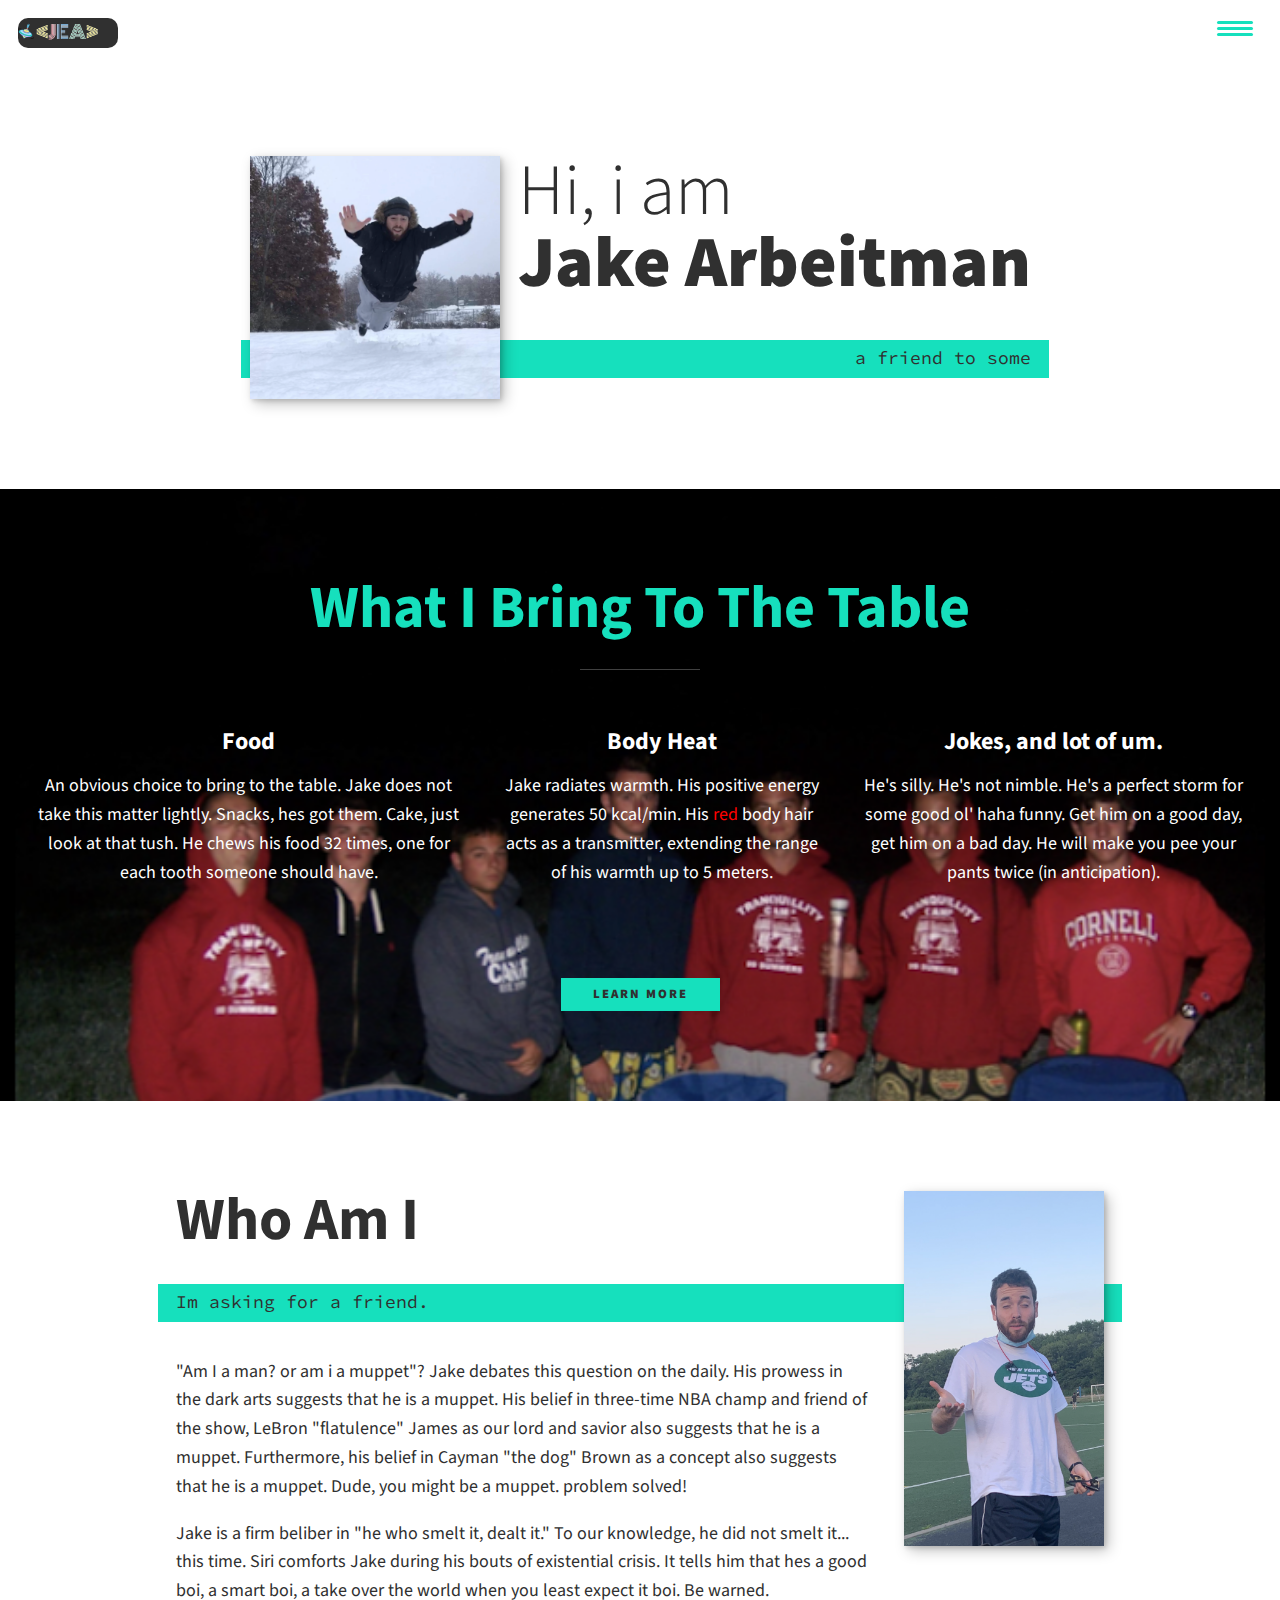
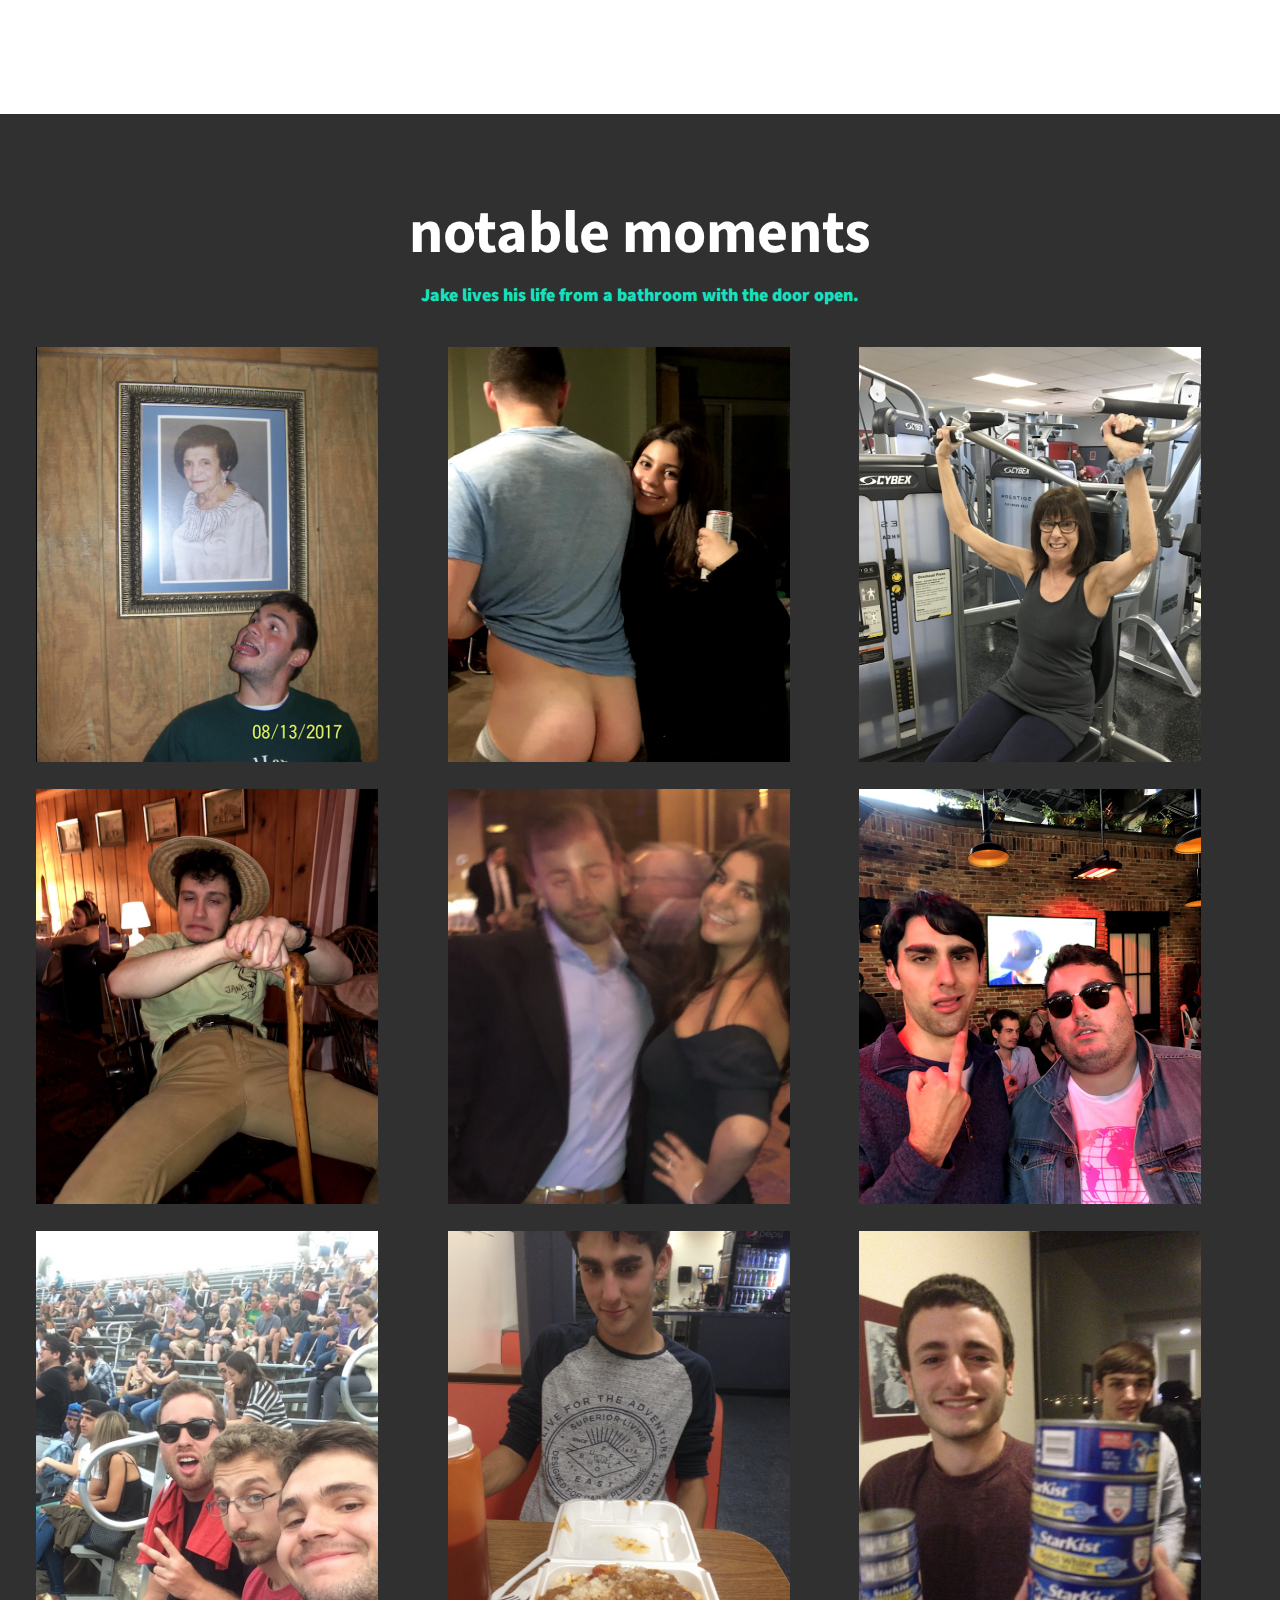
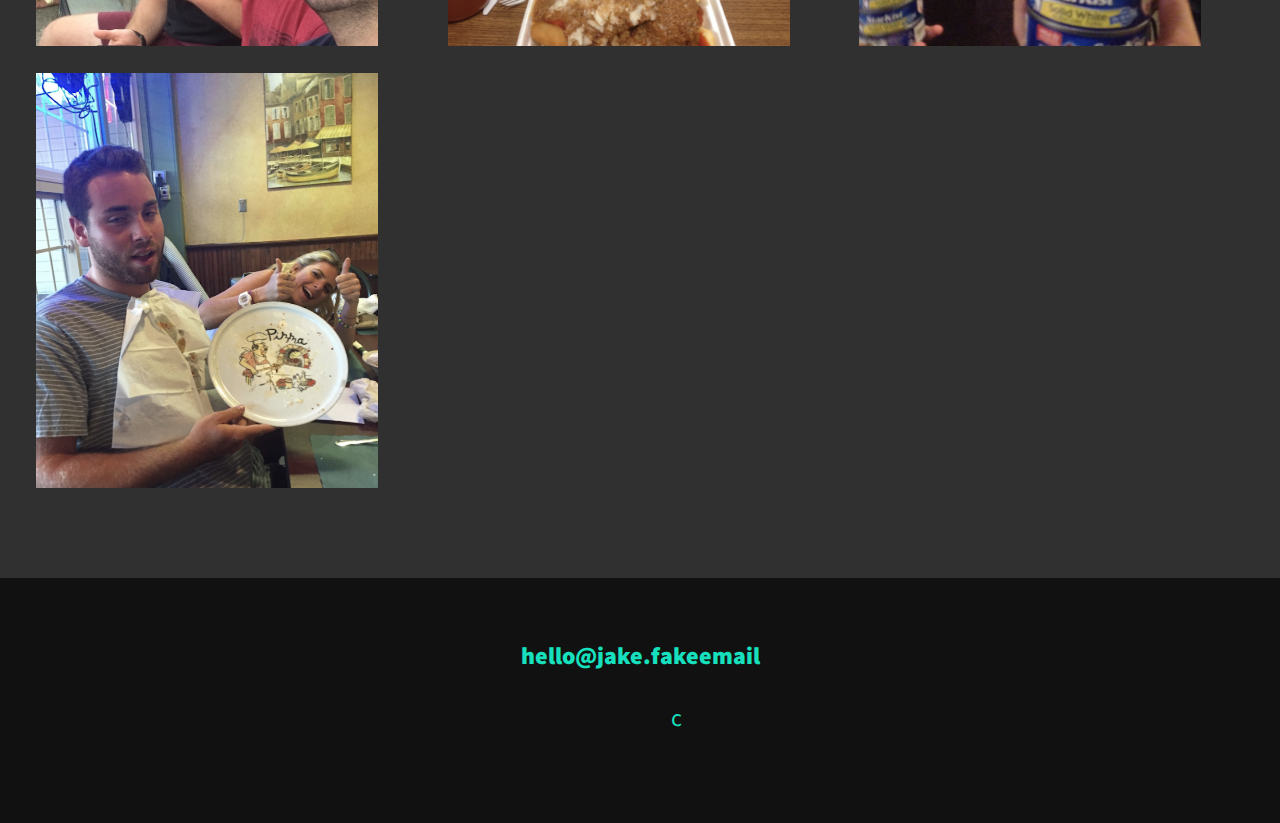
<file: index.html>
<!DOCTYPE html>
<html lang="en">
<head>
	<meta charset="utf-8">
	<meta name="viewport" content="width=device-width, initial-scale=1.0">
	<link rel="stylesheet" type="text/css" href="css/normalize.css">

	<link rel="stylesheet" href="https://cdnjs.cloudflare.com/ajax/libs/font-awesome/5.14.0/css/all.min.css" integrity="sha512-1PKOgIY59xJ8Co8+NE6FZ+LOAZKjy+KY8iq0G4B3CyeY6wYHN3yt9PW0XpSriVlkMXe40PTKnXrLnZ9+fkDaog==" crossorigin="anonymous" />

	<link rel="stylesheet" type="text/css" href="css/style.css">
	<link href="https://fonts.googleapis.com/css2?family=Source+Code+Pro:wght@400;900&family=Source+Sans+Pro:wght@400;900&display=swap" rel="stylesheet">
	<title>
		A friend named jake
	</title>
</head>
<body>
	<header>
		<div class="logo">
			<img src="img/devjane.png" alt="">
		</div>
		<button class="nav-toggle" aria-label="toggle navigation">
			<span class="hamburger"></span>
		</button>
		<nav class="nav">
			<ul class="nav__list">
				<li class="nav__item"><a href="#home" class="nav__link">home</a></li>
				<li class="nav__item"><a href="#services" class="nav__link">my services</a></li>
				<li class="nav__item"><a href="#about" class="nav__link">about me</a></li>
				<li class="nav__item"><a href="#work" class="nav__link">my work</a></li>
			</ul>
		</nav>
	</header>
<!--introduction-->
	<section class="intro" id="home">
		<h1 class="section__title section__title--intro">
			Hi, i am <strong> Jake Arbeitman </strong>
		</h1>
		<p class="section__subtitle section__subtitle--intro"> a friend to some</p>
		<img src="img/jake-01.png" alt="a picture of jake flying" class="intro__img">
	</section>
<!--my services-->
	<section class="my-services" id="services">
		<h2 class="section__title section__title--services"> What I Bring To The Table </h2>
		<div class="services">
			<div class="service">
				<h3>Food</h3>
				<p>An obvious choice to bring to the table. Jake does not take this matter lightly. Snacks, hes got them. Cake, just look at that tush. He chews his food 32 times, one for each tooth someone should have.</p>
			</div> <!--/service-->


			<div class="service">
				<h3>Body Heat</h3>
				<p>Jake radiates warmth. His positive energy generates 50 kcal/min. His <span class="red">red</span> body hair acts as a transmitter, extending the range of his warmth up to 5 meters.</p>
			</div> <!--/service-->
	
			<div class="service">
				<h3>Jokes, and lot of um.</h3>
				<p>He's silly. He's not nimble. He's a perfect storm for some good ol' haha funny. Get him on a good day, get him on a bad day. He will make you pee your pants twice (in anticipation). </p>
			</div> <!--/service-->
		</div> <!--/services-->
		<a href="portfolio-item.html" class="btn">Learn More</a>
	</section>

	<!-- about me-->
	<section class="about-me" id="about" >
		<h2 class="section__title section__title--about">Who Am I</h2>
		<p class="section__subtitle section__subtitle--about"> Im asking for a friend.</p>
		<div class="about-me__body">
			<p>"Am I a man? or am i a muppet"? Jake debates this question on the daily. His prowess in the dark arts suggests that he is a muppet. His belief in three-time NBA champ and friend of the show, LeBron "flatulence" James as our lord and savior also suggests that he is a muppet. Furthermore, his belief in Cayman "the dog" Brown as a concept also suggests that he is a muppet. Dude, you might be a muppet. problem solved! </p>
			<p>Jake is a firm beliber in "he who smelt it, dealt it." To our knowledge, he did not smelt it... this time. Siri comforts Jake during his bouts of existential crisis. It tells him that hes a good boi, a smart boi, a take over the world when you least expect it boi. Be warned. </p>
		</div> <!--about-me__body-->
			<img src="img/jake-02.png" alt="jake learning the meaning of freindship" class="about-me__img">
	</section>

	<section class="my-work" id="work">
		<h2 class="swection__title section__title--work">notable moments</h2>
		<p class="section__subtitle section__subtitle--work">Jake lives his life from a bathroom with the door open.</p>

		<div class="portfolio">

			<!-- portfolio item 1-->
			<a href="portfolio-item.html" class="portfolio__item">
				<img src="img/portfolio-01.jpg" alt="" class="portfolio__img">
			</a>

			<!-- portfolio item 2-->
			<a href="portfolio-item.html" class="portfolio__item">
				<img src="img/portfolio-02.jpg" alt="" class="portfolio__img">
			</a>

			<!-- portfolio item 3-->
			<a href="portfolio-item.html" class="portfolio__item">
				<img src="img/portfolio-03.jpg" alt="" class="portfolio__img">
			</a>

			<!-- portfolio item 4-->
			<a href="portfolio-item.html" class="portfolio__item">
				<img src="img/portfolio-04.jpg" alt="" class="portfolio__img">
			</a>

			<!-- portfolio item 5-->
			<a href="portfolio-item.html" class="portfolio__item">
				<img src="img/portfolio-05.jpg" alt="" class="portfolio__img">
			</a>

			<!-- portfolio item 6-->
			<a href="portfolio-item.html" class="portfolio__item">
				<img src="img/portfolio-06.jpg" alt="" class="portfolio__img">
			</a>

			<!-- portfolio item 7-->
			<a href="portfolio-item.html" class="portfolio__item">
				<img src="img/portfolio-07.jpg" alt="" class="portfolio__img">
			</a>

			<!-- portfolio item 8-->
			<a href="portfolio-item.html" class="portfolio__item">
				<img src="img/portfolio-08.jpg" alt="" class="portfolio__img">
			</a>

			<!-- portfolio item 9-->
			<a href="portfolio-item.html" class="portfolio__item">
				<img src="img/portfolio-09.jpg" alt="" class="portfolio__img">
			</a>

			<!-- portfolio item 10-->
			<a href="portfolio-item.html" class="portfolio__item">
				<img src="img/portfolio-10.jpg" alt="" class="portfolio__img">
			</a>
		</div>
	</section>

	<!-- footer-->
	<footer class="footer">
		<a href="mailto:hello@jane.dev" class="footer__link">hello@jake.fakeemail</a>
		<ul class="social-list">
			<li class="social-list__item">
				<a class="social-list__link" href="#">
					<i class="fab fa-angellist"></i>
				</a>
			</li>
			<li class="social-list__item">
				<a class="social-list__link" href="#">
					<i class="fab fa-apple-pay"></i>
				</a>
			</li>
			<li class="social-list__item">
				<a class="social-list__link" href="#">
					<i class="fas fa-table-tennis"></i>
				</a>
			</li>
			<li class="social-list__item">
				<a class="social-list__link" href="#">
					<i class="fas fa-biking"></i>c
				</a>
			</li>
		</ul>
	</footer>
	<script src="js/index.js"></script>
</body>
</html>
</file>
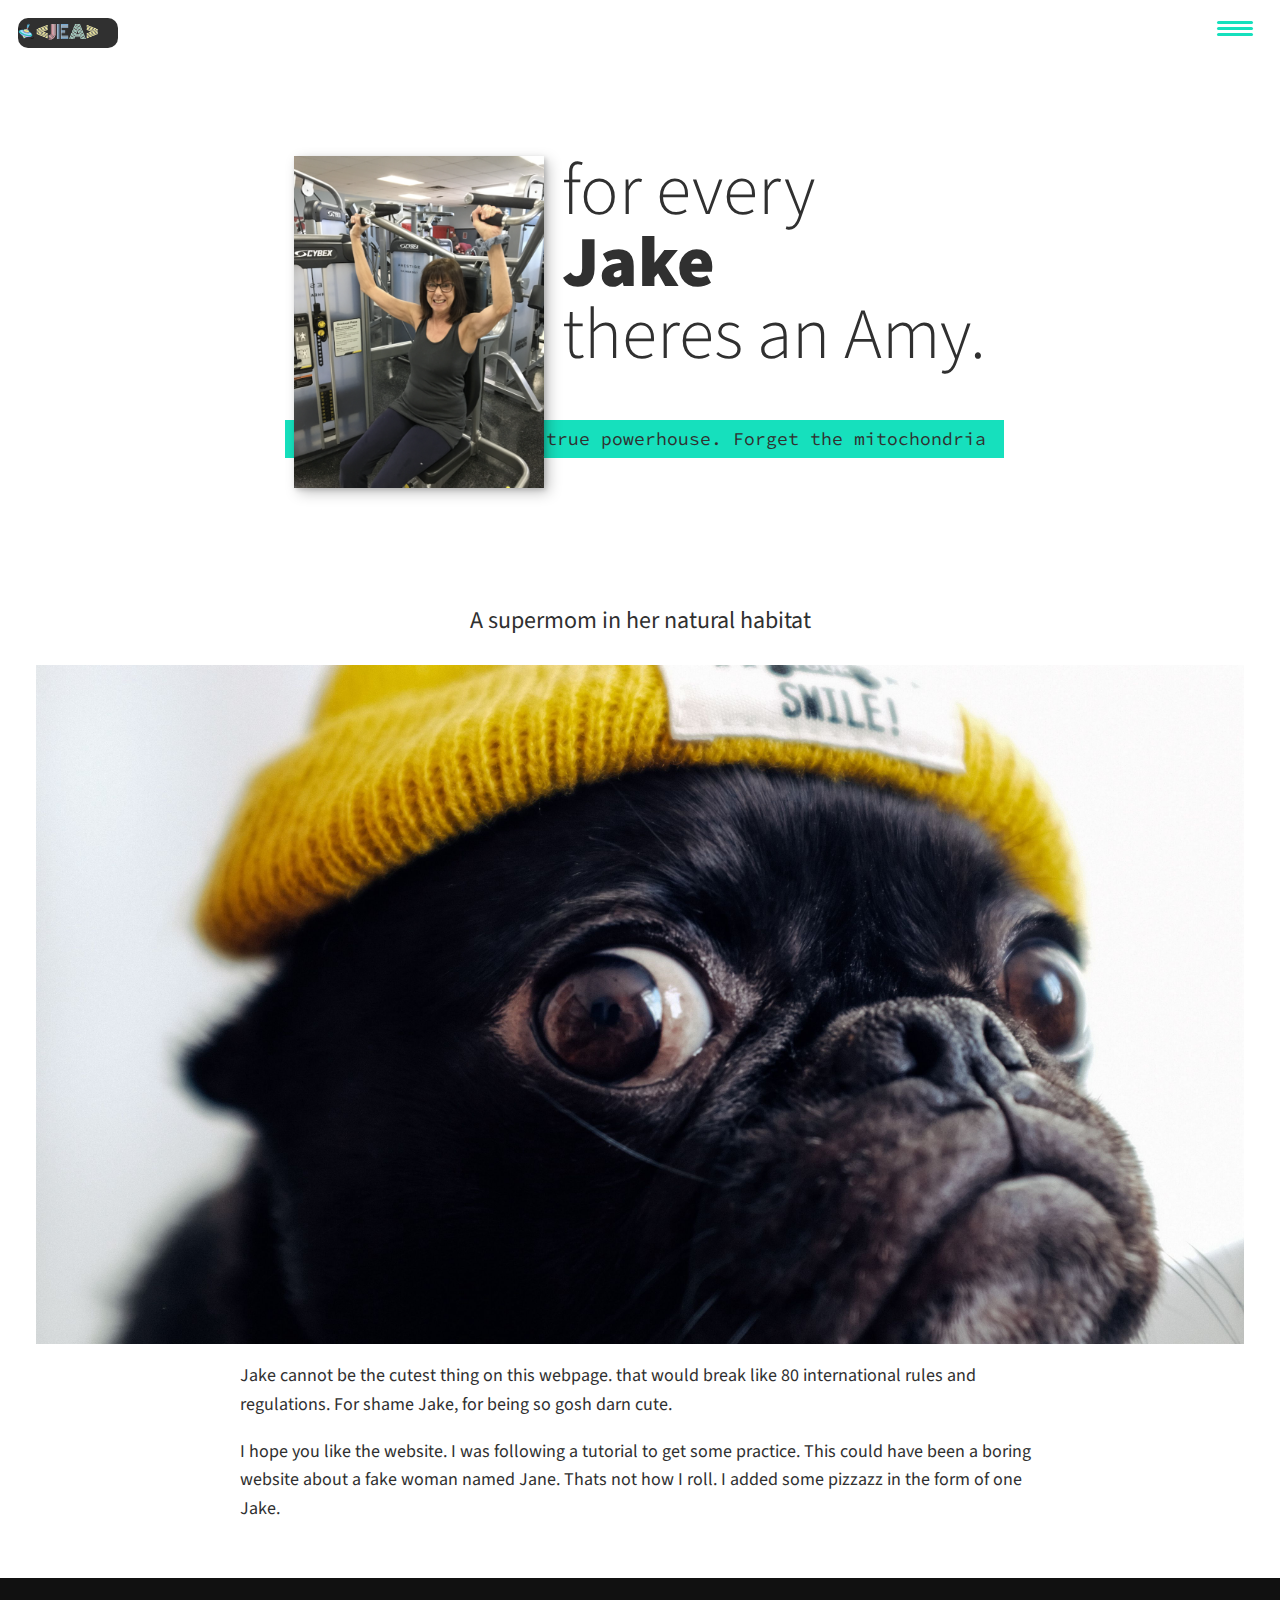
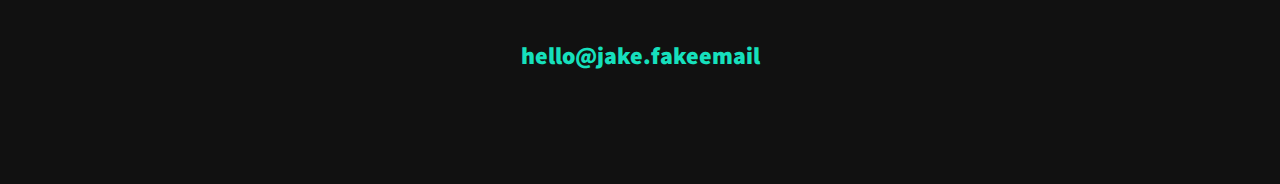
<file: portfolio-item.html>
<!DOCTYPE html>
<html lang="en">
<head>
	<meta charset="utf-8">
	<meta name="viewport" content="width=device-width, initial-scale=1.0">
	<link rel="stylesheet" type="text/css" href="css/normalize.css">

	<link rel="stylesheet" href="https://cdnjs.cloudflare.com/ajax/libs/font-awesome/5.14.0/css/all.min.css" integrity="sha512-1PKOgIY59xJ8Co8+NE6FZ+LOAZKjy+KY8iq0G4B3CyeY6wYHN3yt9PW0XpSriVlkMXe40PTKnXrLnZ9+fkDaog==" crossorigin="anonymous" />

	<link rel="stylesheet" type="text/css" href="css/style.css">
	<link href="https://fonts.googleapis.com/css2?family=Source+Code+Pro:wght@400;900&family=Source+Sans+Pro:wght@400;900&display=swap" rel="stylesheet">
	<title>
		the not-so-secret secret page
	</title>
</head>
<body>
	<header>
		<div class="logo">
			<img src="img/devjane.png" alt="">
		</div>
		<button class="nav-toggle" aria-label="toggle navigation">
			<span class="hamburger"></span>
		</button>
		<nav class="nav">
			<ul class="nav__list">
				<li class="nav__item"><a href="index.html" class="nav__link">home</a></li>
				<li class="nav__item"><a href="index.html#services" class="nav__link">my services</a></li>
				<li class="nav__item"><a href="index.html#about" class="nav__link">about me</a></li>
				<li class="nav__item"><a href="index.html#work" class="nav__link">my work</a></li>
			</ul>
		</nav>
	</header>

	<section class="intro">
		<h1 class="section__title section__title--intro">
			for every <strong> Jake </strong> theres an Amy. 
		</h1>
		<p class="section__subtitle section__subtitle--intro">a true powerhouse. Forget the mitochondria</p>
		<img src="img/portfolio-03.jpg" alt="" class="intro__img">
	</section>

	<div class=portfolio-item-individual>
		<p class="description"> A supermom in her natural habitat</p>

		<img src="img/pug.png">

		<p>Jake cannot be the cutest thing on this webpage. that would break like 80 international rules and regulations. For shame Jake, for being so gosh darn cute.</p>
		<p>I hope you like the website. I was following a tutorial to get some practice. This could have been a boring website about a fake woman named Jane. Thats not how I roll. I added some pizzazz in the form of one Jake.  </p>
	</div>




	<!-- footer-->
	<footer class="footer">
		<a href="mailto:hello@jane.dev" class="footer__link">hello@jake.fakeemail</a>
		<ul class="social-list">
			<li class="social-list__item">
				<a class="social-list__link" href="#">
					<i class="fab fa-angellist"></i>
				</a>
			</li>
			<li class="social-list__item">
				<a class="social-list__link" href="#">
					<i class="fab fa-apple-pay"></i>
				</a>
			</li>
			<li class="social-list__item">
				<a class="social-list__link" href="#">
					<i class="fas fa-table-tennis"></i>
				</a>
			</li>
			<li class="social-list__item">
				<a class="social-list__link" href="#">
					<i class="fas fa-biking"></i>
				</a>
			</li>
		</ul>
	</footer>
	<script src="js/index.js"></script>
</body>
</html>
</file>
<file: css/style.css>
*,
*::before, 
*::after {
	box-sizing: border-box;
}

/*custom properties*/

:root{
	--ff-primary:'Source Sans Pro', sans-serif;
	--ff-secondary:'Source Code Pro', monospace;

	--fw-reg:300;
	--fw-bold:900;

	--clr-light: #fff;
	--clr-dark: #303030;
	--clr-accent: #16e0bd;

	--fs-h1:3rem;
	--fs-h2: 2.25rem;
	--fs-h3: 1.25rem;
	--fs-body: 1rem;

	--bs: 0.25em 0.25em 0.75em rgba(0,0,0,0.25),
	0.125em 0.125em 0.25em rgba(0,0,0,0.15);
}

@media (min-width: 800px) {
	:root{
	--fs-h1:4.5rem;
	--fs-h2: 3.75rem;
	--fs-h3: 1.5rem;
	--fs-body: 1.125rem;	
	}
}

html{
	scroll-behavior: smooth;
}
/* general properties*/

body{
	background: var(--clr-light);
	color: var(--clr-dark); 
	margin: 0;
	font-family: var(--ff-primary);
	font-size: var(--fs-body);
	line-height: 1.6;
}

strong{
	font-weight: var(--fw-bold);
}
section{
	padding: 5em 2em;
}

img{
	display: block;
	max-width: 100%;
}

:focus{
	outline: 3px solid var(--clr-accent);
	outline-offset: 3px;
}
/*button*/

.btn{
	display: inline-block;
	padding: .5em 2.5em;
	background: var(--clr-accent);
	color: var(--clr-dark);
	text-decoration: none;
	cursor: pointer;
	font-size: 0.8rem;
	text-transform: uppercase;
	letter-spacing: 2px;
	font-weight: var(--fw-bold);
	transition: transform 200ms ease-in-out;
}
.btn:hover{
	transform: scale(1.1);
}


/* typeography */
h1, h2, h3{
	line-height: 1;
	margin: 0;
}

h1 {
	font-size: var(--fs-h1);
}

h2 {
	font-size: var(--fs-h2);
}

h3 {
	font-size: var(--fs-h3);
}

.section__title{
	margin-bottom: .25em;
}

.section__title--intro strong{
	display: block;
}

.section__title--intro
.section__subtitle{
	margin: 0;
	font-size: var(--fs-h3);
}

.section__subtitle--intro, .section__subtitle--about{
	background: var(--clr-accent);
	padding: 0.25em 1em;
	font-family: var(--ff-secondary);
	margin-bottom: 1em;
}

/* header*/
.logo{
	max-width: 100px;
	background-color: var(--clr-dark);
	border-radius: 10px;
}
header{
	display: flex;
	justify-content: space-between;
	padding: 1em;
}
nav{
	position: fixed;
	background: var(--clr-dark);
	color: var(--clr-light);
	top: 0;
	bottom: 0;
	right: 0;
	left: 0;
	z-index: 100;

	transform: translateX(100%);
	transition: transform 250ms cubic-bezier(0.5,0,0.5,1);
}
.nav__list{
	list-style: none;
	display: flex;
	height: 100%;
	flex-direction: column;
	justify-content: space-evenly;
	align-items: center;
	margin-bottom: 0;
	padding: 0;
}
.nav__link {
	color: inherit;
	font-weight: var(--fw-bold);
	font-size: var(--fs-h2);
	text-decoration: none;
}
.nav__link:hover{
	color: var(--clr-accent);
}
.nav-toggle {
	padding: 0.5em;
	background: transparent;
	border:0;
	cursor: pointer;
	position: absolute;
	right: 1em;
	top: 1em;
	z-index: 1000;
}
.nav-open .nav{
	transform: translateX(0);
}
.nav-open .nav-toggle{
	position: fixed;
}
.nav-open .hamburger{
	transform: rotate(0.625turn);
}
.nav-open .hamburger:after{
	opacity: 0;
}
.nav-open .hamburger:before{
	transform:rotate(90deg) translateX(-6px);
}
.hamburger{
	display: block;
	position: relative;
}

.hamburger::before,
.hamburger::after,
.hamburger {
	background: var(--clr-accent);
	width: 2em;
	height: 3px;
	border-radius: 1em;
	transition: transform 250ms ease-in-out;
}
.hamburger::before,
.hamburger::after{
	content: '';
	position: absolute;
	left: 0;
	right: 0;

}
.hamburger::before {
	top: 6px;
}
.hamburger::after{
	bottom: 6px; 
}

/*intro section*/

.intro{
	postion:relative;
}

.intro__img{
	box-shadow: var(--bs);
}

@media (min-width: 600px){
	.intro{
		display: grid;
		width: min-content;
		margin: 0 auto;
		grid-column-gap: 1em;
		grid-template-areas: 
			"img title"
			"img subtitle";
		grid-template-columns: min-content max-content;
	}

	.intro__img{
		grid-area: img;
		min-width: 250px;
		postion:relative;
		z-index: 2;
	}
	.section__subtitle--intro{
		align-self: start;
		grid-column: -1/1;
		grid-row: 2;
		text-align: right;
		position: relative;
		left:-0.5em;
		width: calc(100% + 1.5em);

	}	
}

/* my services section */
.my-services{
	background-color: var(--clr-dark);
	background-image: url(../img/services-bg.jpg);
	background-size: cover;
	color: var(--clr-light);
	text-align: center;
}
.section__title--services{
	color: var(--clr-accent);
	position: relative;
}
.section__title--services::after{
	content:"";
	display: block;
	width: 2em;
	height: 1px;
	margin: 0.5em auto 1em;
	background: var(--clr-light);
	opacity: 0.25;
}
.services{
	margin-bottom: 4em;
}
.service{
	max-width: 500px;
	margin: 0 auto;
}
@media (min-width: 800px) {
	.services {
		display:flex;
		max-width: 2000px;
		margin-right: auto;
		margin-left: auto;
	}
	.service + .service{
		margin-left: 2em;
	}
}

.about-me{
	max-width: 1000px;
	margin:0 auto;
}
.about-me__img{
	box-shadow: var(--bs);
}
@media (min-width: 600px){
	.about-me{
		display: grid;
		grid-template-columns: 1fr 200px;
		grid-template-areas: 
		"title img"
		"subtitle img"
		"text img";
		grid-column-gap: 2em;
	}
	.section__title--about{
		grid-area: title;
	}
	.section__subtitle--about{
		grid-column: 1/-1;
		grid-row: 2;
		position: relative;
		left: -1em;
		width: calc(100% + 2em);
		padding-left: 1em;
		padding-right: calc(200px + 4em);
	}
.about-me__img{
	grid-area: img;
	position: relative;
	z-index: 2;
	}	
}
/* portfolio section */
.my-work{
	background-color: var(--clr-dark);
	color: var(--clr-light);
	text-align: center;
}
.section__subtitle--work{
	color: var(--clr-accent);
	font-weight: var(--fw-bold);
	margin-bottom: 2em;
}

.portfolio{
	display: grid;
	grid-template-columns: repeat(auto-fit, minmax(300px, 1fr));
	grid-gap: 1.5em;
}
.portfolio__item{
	background: var(--clr-accent);
	overflow: hidden;
	height: 415px;
    width: 342px;
}
.portfolio__img{
	transition: transform 750ms cubic-bezier(0.5,0,0.5,1),
	opacity 250ms linear;
}
.portfolio__item:focus{
	z-index: 2;
}
.portfolio__img:hover,
.portfolio__item:focus .portfolio__img{
 	transform: scale(1.2);
	opacity: 0.75;
}

/*footer*/

.footer{
	background: #111;
	color: var(--clr-accent);
	text-align: center;
	padding: 2.5em 0;
	font-size: var(--fs-h3);
}

.footer a {
	color:inherit;
	text-decoration: none;
}
.footer__link{
	font-weight: var(--fw-bold);
}
.footer__link:hover,
.social-link__link:hover{
	opacity: 0.7;
}
.footer__link:hover{
	text-decoration: underline;
}
.social-list{
	list-style: none;
	display: flex;
	justify-content: center;
	margin-bottom: 2em 0 0;
	padding: 0;
}
.social-list__item{
	margin: 0 0.5em;
}

.portfolio-item-individual{
	padding: 0 2em 2em;
	max-width: 2000px;
	margin-bottom: 0 auto;
}
.portfolio-item-individual img{
	width: 100vw;
}
.portfolio-item-individual p{
max-width: 800px;
margin-left: auto;
margin-right: auto;
}

.red{
	color: red;
}
.description{
	font-size: var(--fs-h3);
	text-align: center;
}
</file>
